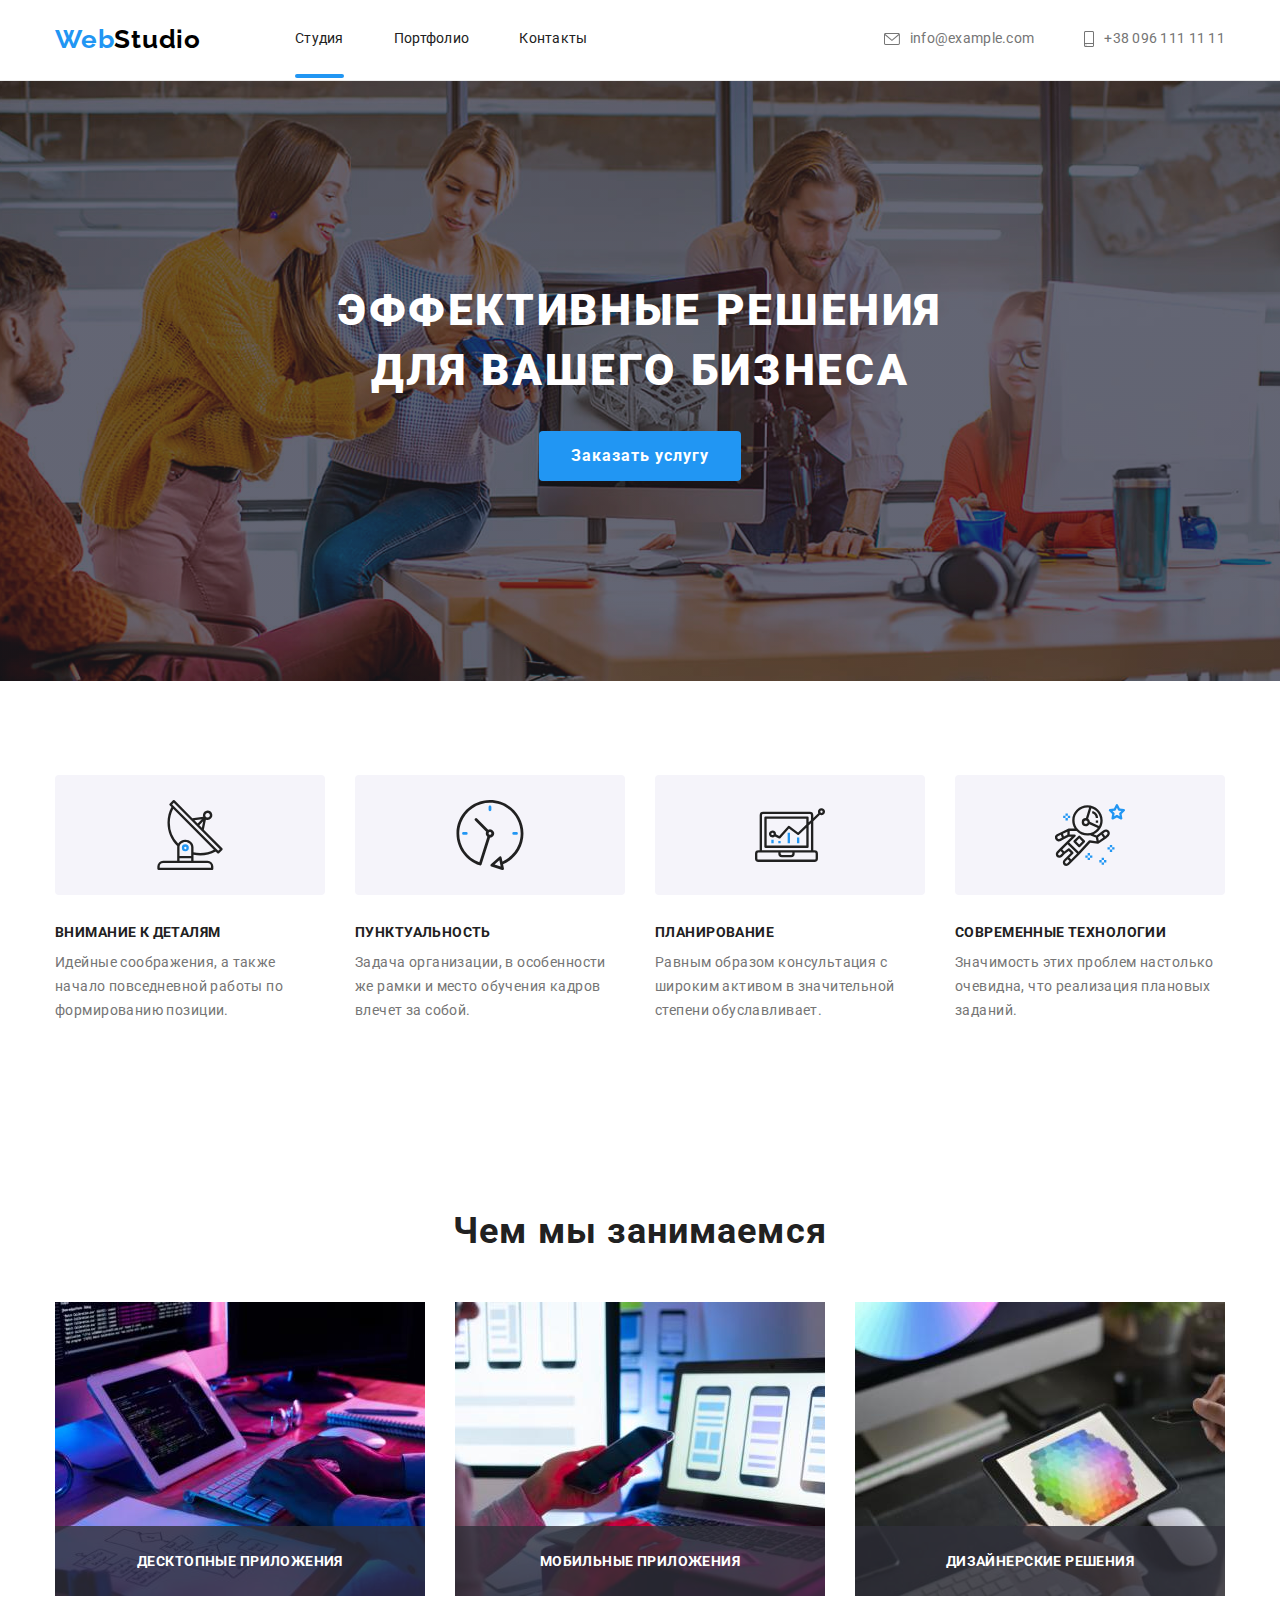
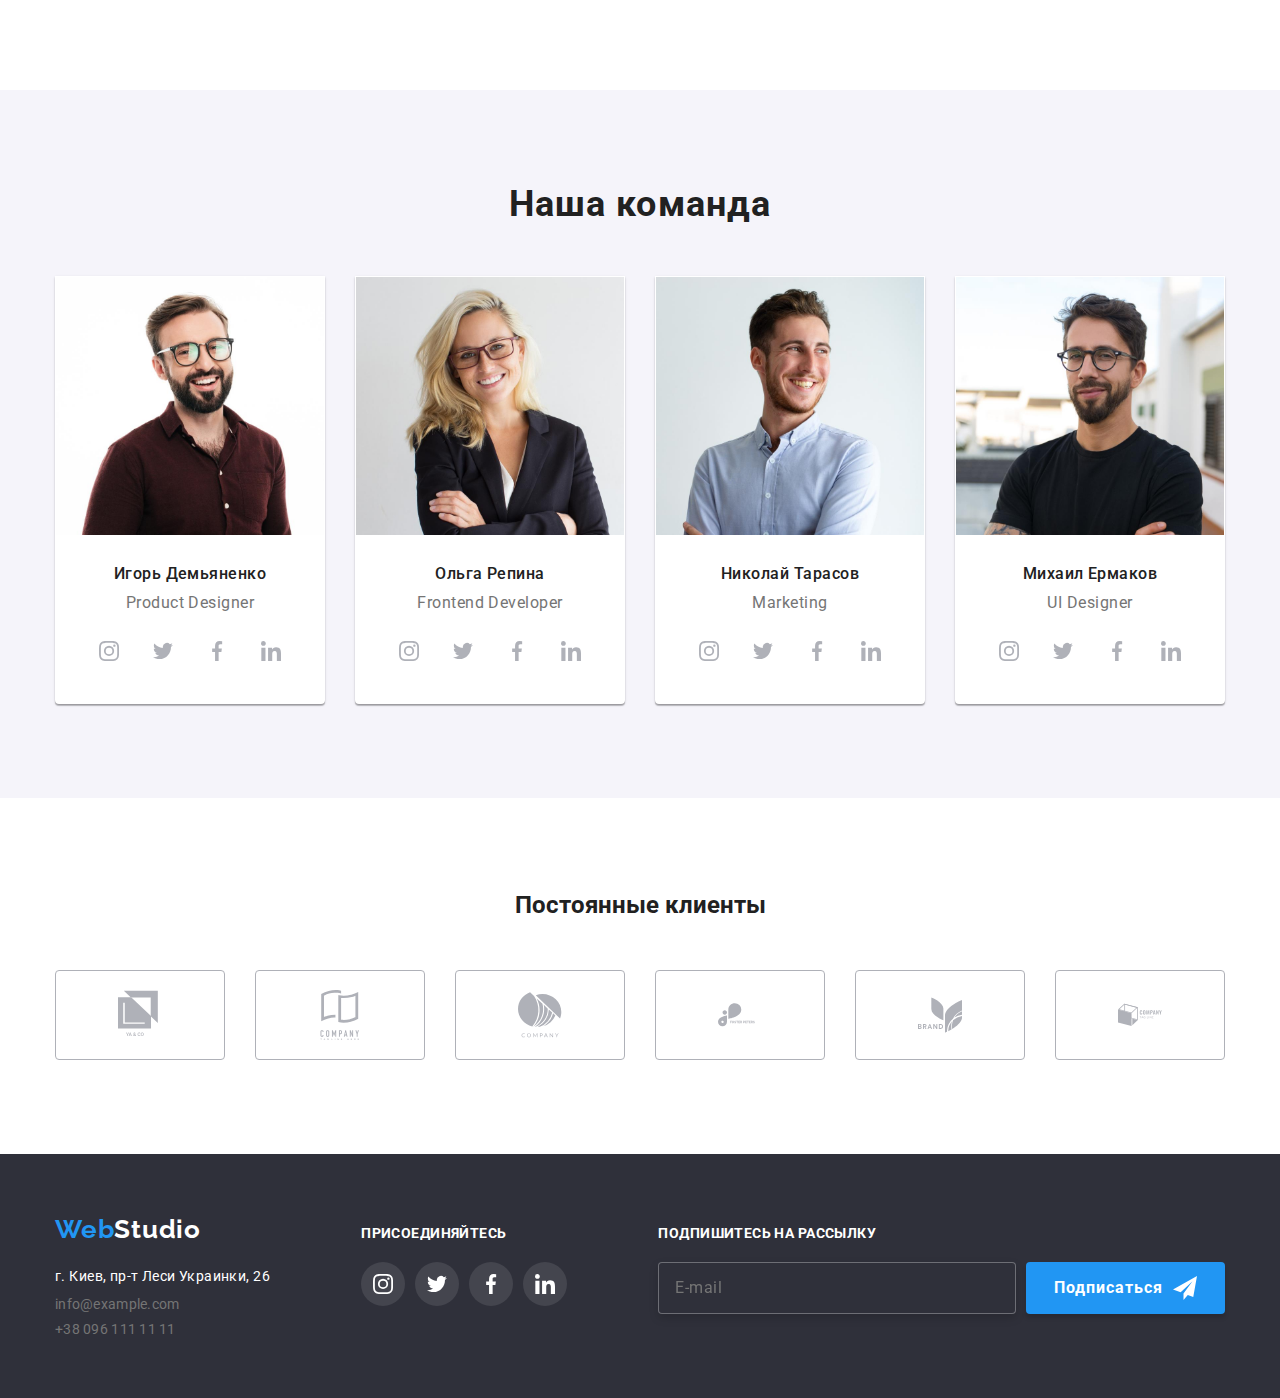
<file: index.html>
<!DOCTYPE html>
<html lang="ru">

<head>
    <meta charset="UTF-8">
    <meta http-equiv="X-UA-Compatible" content="IE=edge">
    <meta name="viewport" content="width=device-width, initial-scale=1.0">
    <title><goit-markup-hw-06></title>
    <link rel="preconnect" href="https://fonts.gstatic.com">
    <link rel="stylesheet" href="https://cdnjs.cloudflare.com/ajax/libs/modern-normalize/1.0.0/modern-normalize.css">
    <link
        href="https://fonts.googleapis.com/css2?family=Raleway:wght@700&family=Roboto:wght@400;500;700;900&display=swap"
        rel="stylesheet">
    <link rel="stylesheet" href="./css/styles.css">
</head>

<body>
    <!--Верхняя линия-->
    <header>
        <div class="container top-line">
            <nav class="nav-top-line">
                <a class="link-logo" href="index.html"><span class="web">Web</span><span class="studio">Studio</span></a>
                <ul class="list nav">

                    <li class="item"><a class="link-nav current-studio" href="./index.html">Студия</a></li>
                    <li class="item"><a class="link-nav" href="./portfolio.html">Портфолио</a></li>
                    <li class="item"><a class="link-nav" href="">Контакты</a></li>
                    
                </ul>
            </nav>
            <ul class="list contact">

                <li class="item">
                    <a class="contact-link-icon" href="mailto:info@example.com">
                        <svg class="link-icon-envelope" width=16 height=12>
                            <use href="./images/decor/icons.svg#icon-envelope"></use>
                        </svg>
                        info@example.com
                    </a>
                </li>
                <li class="item">
                    <a class="contact-link-icon" href="tel:+380961111111">
                        <svg class="link-icon-smartphone" width=10 height=16>
                            <use href="./images/decor/icons.svg#icon-smartphone"></use>
                        </svg>
                        +38 096 111 11 11
                    </a>
                </li>

            </ul>
        </div>
    </header>
    <main>
        <!--Шапка-->
        <section class="cap section overlay">
            <div class="container">
                <h1 class="cap-title">Эффективные решения<br> для вашего бизнеса</h1>
                <button data-modal-open type="button" class="cap-button">Заказать услугу</button>
            </div> 
        </section>

        <!--Особенности-->
        <section class="features section">
            <div class="container">
                <h2 class="hidden-title">#</h2>
                <ul class="list features-list">

                    <li class="features-item"> 
                        <div class="features-img">
                            <svg width=70 height=70>
                                <use href="./images/decor/icons.svg#icon-antenna"></use>
                            </svg>
                        </div>
                        <h3 class="features-title">Внимание к деталям</h3>
                        <p class="features-text">Идейные соображения, а также начало повседневной работы по формированию позиции.</p>
                    </li>

                    <li class="features-item">
                        <div class="features-img">
                            <svg width=70 height=70>
                                <use href="./images/decor/icons.svg#icon-clock"></use>
                            </svg>
                        </div>
                        <h3 class="features-title">Пунктуальность</h3>
                        <p class="features-text">Задача организации, в особенности же рамки и место обучения кадров влечет за собой.</p>
                    </li>

                    <li class="features-item">
                        <div class="features-img">
                            <svg width=70 height=70>
                                <use href="./images/decor/icons.svg#icon-diagram"></use>
                            </svg>
                        </div>
                        <h3 class="features-title">Планирование</h3>
                        <p class="features-text">Равным образом консультация с широким активом в значительной степени обуславливает.</p>
                    </li>

                    <li class="features-item">
                        <div class="features-img">
                            <svg width=70 height=70>
                                <use href="./images/decor/icons.svg#icon-astronaut"></use>
                            </svg>
                        </div>
                        <h3 class="features-title">Современные технологии</h3>
                        <p class="features-text">Значимость этих проблем настолько очевидна, что реализация плановых заданий.</p>
                    </li>

                </ul>
            </div>
        </section>
        <!--Чем мы занимаемся-->
        <section class="we-do section">
            <div class="container">
                <h2 class="header-two-level">Чем мы занимаемся</h2>
                <ul class="list we-do-list">

                    <li class="we-do-item">
                        <img src="./images/imageshomework1/boxone.jpg" alt="Руки человека, который печатает на клавиатуре" width="370">
                        <p>Десктопные приложения</p>
                    </li>
                    <li class="we-do-item">
                        <img src="./images/imageshomework1/boxtwo.jpg" alt="Телефон в женских руках" width="370">
                        <p>Мобильные приложения</p>
                    </li>
                    <li class="we-do-item">
                        <img src="./images/imageshomework1/boxtree.jpg" alt="Планшет с изображением палитры цветов в женских руках" width="370">
                        <p>Дизайнерские решения</p>
                    </li>

                </ul>
            </div>
        </section>
        <!--Наша команда-->
        <section class="team section">
            <div class="container">
                <h2 class="header-two-level">Наша команда</h2>
                <ul class="list team-list">

                    <li class="team-card">
                        <img class="team-photo" src="./images/imageshomework1/oneimg.jpg" alt="Фото мужчины" width="270">
                        <h4 class="team-title">Игорь Демьяненко</h4>
                        <p class="team-text">Product Designer</p>

                        <ul class="list social-icons">
                            <li class="social-icon-item">
                                <a class="social-link" href="" target="_blank" rel="noopener noreferrer">
                                    <svg class="icon" width=20 height=20>
                                        <use href="./images/decor/icons.svg#icon-instagram"></use>
                                    </svg>
                                </a>
                            </li>
                        
                            <li class="social-icon-item">
                                <a class="social-link" href="" target="_blank" rel="noopener noreferrer">
                                    <svg class="icon" width=20 height=20>
                                        <use href="./images/decor/icons.svg#icon-twitter"></use>
                                    </svg>
                                </a>
                            </li>
                        
                            <li class="social-icon-item">
                                <a class="social-link" href="" target="_blank" rel="noopener noreferrer">
                                    <svg class="icon" width=20 height=20>
                                        <use href="./images/decor/icons.svg#icon-facebook"></use>
                                    </svg>
                                </a>
                            </li>
                        
                            <li class="social-icon-item">
                                <a class="social-link" href="" target="_blank" rel="noopener noreferrer">
                                    <svg class="icon" width=20 height=20>
                                        <use href="./images/decor/icons.svg#icon-linkedin"></use>
                                    </svg>
                                </a>
                            </li>
                        </ul>
                    </li>

                    <li class="team-card">
                        <img class="team-photo" src="./images/imageshomework1/twoimg.jpg" alt="Фото женщины" width="270">
                        <h4 class="team-title">Ольга Репина</h4>
                        <p class="team-text">Frontend Developer</p>

                        <ul class="list social-icons">
                            <li class="social-icon-item">
                                <a class="social-link" href="" target="_blank" rel="noopener noreferrer">
                                    <svg class="icon" width=20 height=20>
                                        <use href="./images/decor/icons.svg#icon-instagram"></use>
                                    </svg>
                                </a>
                            </li>
                        
                            <li class="social-icon-item">
                                <a class="social-link" href="" target="_blank" rel="noopener noreferrer">
                                    <svg class="icon" width=20 height=20>
                                        <use href="./images/decor/icons.svg#icon-twitter"></use>
                                    </svg>
                                </a>
                            </li>
                        
                            <li class="social-icon-item">
                                <a class="social-link" href="" target="_blank" rel="noopener noreferrer">
                                    <svg class="icon" width=20 height=20>
                                        <use href="./images/decor/icons.svg#icon-facebook"></use>
                                    </svg>
                                </a>
                            </li>
                        
                            <li class="social-icon-item">
                                <a class="social-link" href="" target="_blank" rel="noopener noreferrer">
                                    <svg class="icon" width=20 height=20>
                                        <use href="./images/decor/icons.svg#icon-linkedin"></use>
                                    </svg>
                                </a>
                            </li>
                        </ul>
                    </li>

                    <li class="team-card">
                        <img class="team-photo" src="./images/imageshomework1/treeimg.jpg" alt="Фото мужчины" width="270">
                        <h4 class="team-title">Николай Тарасов</h4>
                        <p class="team-text">Marketing</p>

                        <ul class="list social-icons">
                            <li class="social-icon-item">
                                <a class="social-link" href="" target="_blank" rel="noopener noreferrer">
                                    <svg class="icon" width=20 height=20>
                                        <use href="./images/decor/icons.svg#icon-instagram"></use>
                                    </svg>
                                </a>
                            </li>
                        
                            <li class="social-icon-item">
                                <a class="social-link" href="" target="_blank" rel="noopener noreferrer">
                                    <svg class="icon" width=20 height=20>
                                        <use href="./images/decor/icons.svg#icon-twitter"></use>
                                    </svg>
                                </a>
                            </li>
                        
                            <li class="social-icon-item">
                                <a class="social-link" href="" target="_blank" rel="noopener noreferrer">
                                    <svg class="icon" width=20 height=20>
                                        <use href="./images/decor/icons.svg#icon-facebook"></use>
                                    </svg>
                                </a>
                            </li>
                        
                            <li class="social-icon-item">
                                <a class="social-link" href="" target="_blank" rel="noopener noreferrer">
                                    <svg class="icon" width=20 height=20>
                                        <use href="./images/decor/icons.svg#icon-linkedin"></use>
                                    </svg>
                                </a>
                            </li>
                        </ul>
                    </li>

                    <li class="team-card">
                        <img class="team-photo" src="./images/imageshomework1/fourimg.jpg" alt="Фото мужчины" width="270">
                        <h4 class="team-title">Михаил Ермаков</h4>
                        <p class="team-text">UI Designer</p>

                        <ul class="list social-icons">
                            <li class="social-icon-item">
                                <a class="social-link" href="" target="_blank" rel="noopener noreferrer">
                                    <svg class="icon" width=20 height=20>
                                        <use href="./images/decor/icons.svg#icon-instagram"></use>
                                    </svg>
                                </a>
                            </li>

                            <li class="social-icon-item">
                                <a class="social-link" href="" target="_blank" rel="noopener noreferrer">
                                    <svg class="icon" width=20 height=20>
                                        <use href="./images/decor/icons.svg#icon-twitter"></use>
                                    </svg>
                                </a>
                            </li>

                            <li class="social-icon-item">
                                <a class="social-link" href="" target="_blank" rel="noopener noreferrer">
                                    <svg class="icon" width=20 height=20>
                                        <use href="./images/decor/icons.svg#icon-facebook"></use>
                                    </svg>
                                </a>
                            </li>

                            <li class="social-icon-item">
                                <a class="social-link" href="" target="_blank" rel="noopener noreferrer">
                                    <svg class="icon" width=20 height=20>
                                        <use href="./images/decor/icons.svg#icon-linkedin"></use>
                                    </svg>
                                </a>
                            </li>
                        </ul>
                    </li>

                </ul>
            </div>
        </section>

        <!-- Клиенты -->
        <section class="client section">
            <div class="container">
    
                <h2 class="client-title">Постоянные клиенты</h2>
                <ul class="list client-list">
                    
                    <li class="client-item">
                        <a class="client-link" href="" target="_blank" rel="noopener noreferrer">
                            <svg class="client-link-icon" width="44" height="50">
                                <use href="./images/decor/icons.svg#icon-logo-1"></use>
                            </svg>
                        </a>
                    </li>
                    
                    <li class="client-item">
                        <a class="client-link" href="" target="_blank" rel="noopener noreferrer">
                            <svg class="client-link-icon" width="44" height="50">
                                <use href="./images/decor/icons.svg#icon-logo-2"></use>
                            </svg>
                        </a>
                    </li>

                    <li class="client-item">
                        <a class="client-link" href="" target="_blank" rel="noopener noreferrer">
                            <svg class="client-link-icon" width="44" height="50">
                                <use href="./images/decor/icons.svg#icon-logo-3"></use>
                            </svg>
                        </a>
                    </li>

                    <li class="client-item">
                        <a class="client-link" href="" target="_blank" rel="noopener noreferrer">
                            <svg class="client-link-icon" width="44" height="50">
                                <use href="./images/decor/icons.svg#icon-logo-4"></use>
                            </svg>
                        </a>
                    </li>

                    <li class="client-item">
                        <a class="client-link" href="" target="_blank" rel="noopener noreferrer">
                            <svg class="client-link-icon" width="44" height="50">
                                <use href="./images/decor/icons.svg#icon-logo-5"></use>
                            </svg>
                        </a>
                    </li>

                    <li class="client-item">
                        <a class="client-link" href="" target="_blank" rel="noopener noreferrer">
                            <svg class="client-link-icon" width="44" height="50">
                                <use href="./images/decor/icons.svg#icon-logo-6"></use>
                            </svg>
                        </a>
                    </li>
                </ul>
            </div>
        </section>
    </main>
    <!--Подвал-->
    <footer class="footer">
        <div class="container">
            
            <div class="footer-main">
                <a href="index.html" class="footer-logo"><span class="web">Web</span><span
                        class="studio studio-footer">Studio</span></a>
                <address class="adres">
                    <div class="contact contact-footer">
                        <span class="address">г. Киев, пр-т Леси Украинки, 26<br></span>
                
                        <a class="address-mail" href="mailto:info@example.com">info@example.com</a>
                        <a class="address-tel" href="tel:+380961111111">+38 096 111 11 11</a>
                    </div>
                
                </address>
            </div>
            

            <div class="footer-social-links">
                <p class="footer-title">присоединяйтесь</p>

                <ul class="list footer-icons">
                    <li class="social-icon-item">
                        <a class="footer-link" href="" target="_blank" rel="noopener noreferrer">
                            <svg class="icon" width=20 height=20>
                                <use href="./images/decor/icons.svg#icon-instagram"></use>
                            </svg>
                        </a>
                    </li>
                
                    <li class="social-icon-item">
                        <a class="footer-link" href="" target="_blank" rel="noopener noreferrer">
                            <svg class="icon" width=20 height=20>
                                <use href="./images/decor/icons.svg#icon-twitter"></use>
                            </svg>
                        </a>
                    </li>
                
                    <li class="social-icon-item">
                        <a class="footer-link" href="" target="_blank" rel="noopener noreferrer">
                            <svg class="icon" width=20 height=20>
                                <use href="./images/decor/icons.svg#icon-facebook"></use>
                            </svg>
                        </a>
                    </li>
                
                    <li class="social-icon-item">
                        <a class="footer-link" href="" target="_blank" rel="noopener noreferrer">
                            <svg class="icon" width=20 height=20>
                                <use href="./images/decor/icons.svg#icon-linkedin"></use>
                            </svg>
                        </a>
                    </li>
                </ul>

            </div>

            <div class="footer-mailing">
                <p class="title-mailing">подпишитесь на рассылку</p>
                <form class="form-mailing">
                
                    <div class="mailing-group">
                        <input class="input-footer" type="email" name="mail" placeholder="E-mail">
                        <button type="submit" class="button-submit">
                            Подписаться
                            <svg class="icon-mailing" width=24 height=24>
                                <use href="./images/decor/icons.svg#icon-send"></use>
                            </svg>
                        </button>
                    </div>
                </form>
            </div>
        </div>
    </footer>

    <!-- Модалка -->
    <div data-modal class="backdrop is-hidden">
        <div class="modal">
    
            <button data-modal-close class="button-modal" type="button">
                <svg class="img-close-modal" width=18 height=18>
                    <use href="./images/decor/icons.svg#icon-close-modal"></use>
                </svg>
            </button>

            

            <form class="modal-form">
                
                <b class="modal-form-title">Оставьте свои данные, мы вам перезвоним</b>

                <div class="form-item">
                    
                    <label class="label-modal">
                        <span>Имя</span>
                        <input class="input-modal" type="text" name="name" />
                        <svg class="modal-form-img" width=18 height=18>
                            <use href="./images/decor/icons.svg#icon-person-black"></use>
                        </svg>
                    </label>
                    

                </div>
                
                <div class="form-item">
                    
                    <label class="label-modal">
                        <span>Телефон</span>
                        <input class="input-modal" type="tel" name="phone-number" />
                        <svg class="modal-form-img" width=18 height=18>
                            <use href="./images/decor/icons.svg#icon-phone-black"></use>
                        </svg>
                    </label>
                    

                </div>
                
                <div class="form-item">
                    
                    <label class="label-modal">
                        <span>Почта</span>
                        <input class="input-modal" type="email" name="mail" />
                        <svg class="modal-form-img" width=18 height=18>
                            <use href="./images/decor/icons.svg#icon-email-black"></use>
                        </svg>
                    </label>
                    

                </div>
                
                <div class="form-item">
                    <label class="label-modal" for="comment">Комментарий</label>
                    <textarea class="input-modal" name="comment" id="comment" rows="5" placeholder="Введите текст"></textarea>
                </div>
                       
                <label class="form-license">
                    <input class="checkbox" type="checkbox" name="license" />
                    <svg class="img-license" width=16 height=15>
                        <use href="./images/decor/icons.svg#icon-check"></use>
                    </svg>
                    Соглашаюсь с рассылкой и принимаю <a href="" class="link-fotm-license"> Условия договора</a>
                </label>
                    
                <button class="button-modal-form" type="submit">Отправить</button>

            </form>

        </div>
    </div>
<script src="./js/modal.js"></script>
</body>
</html>
</file>
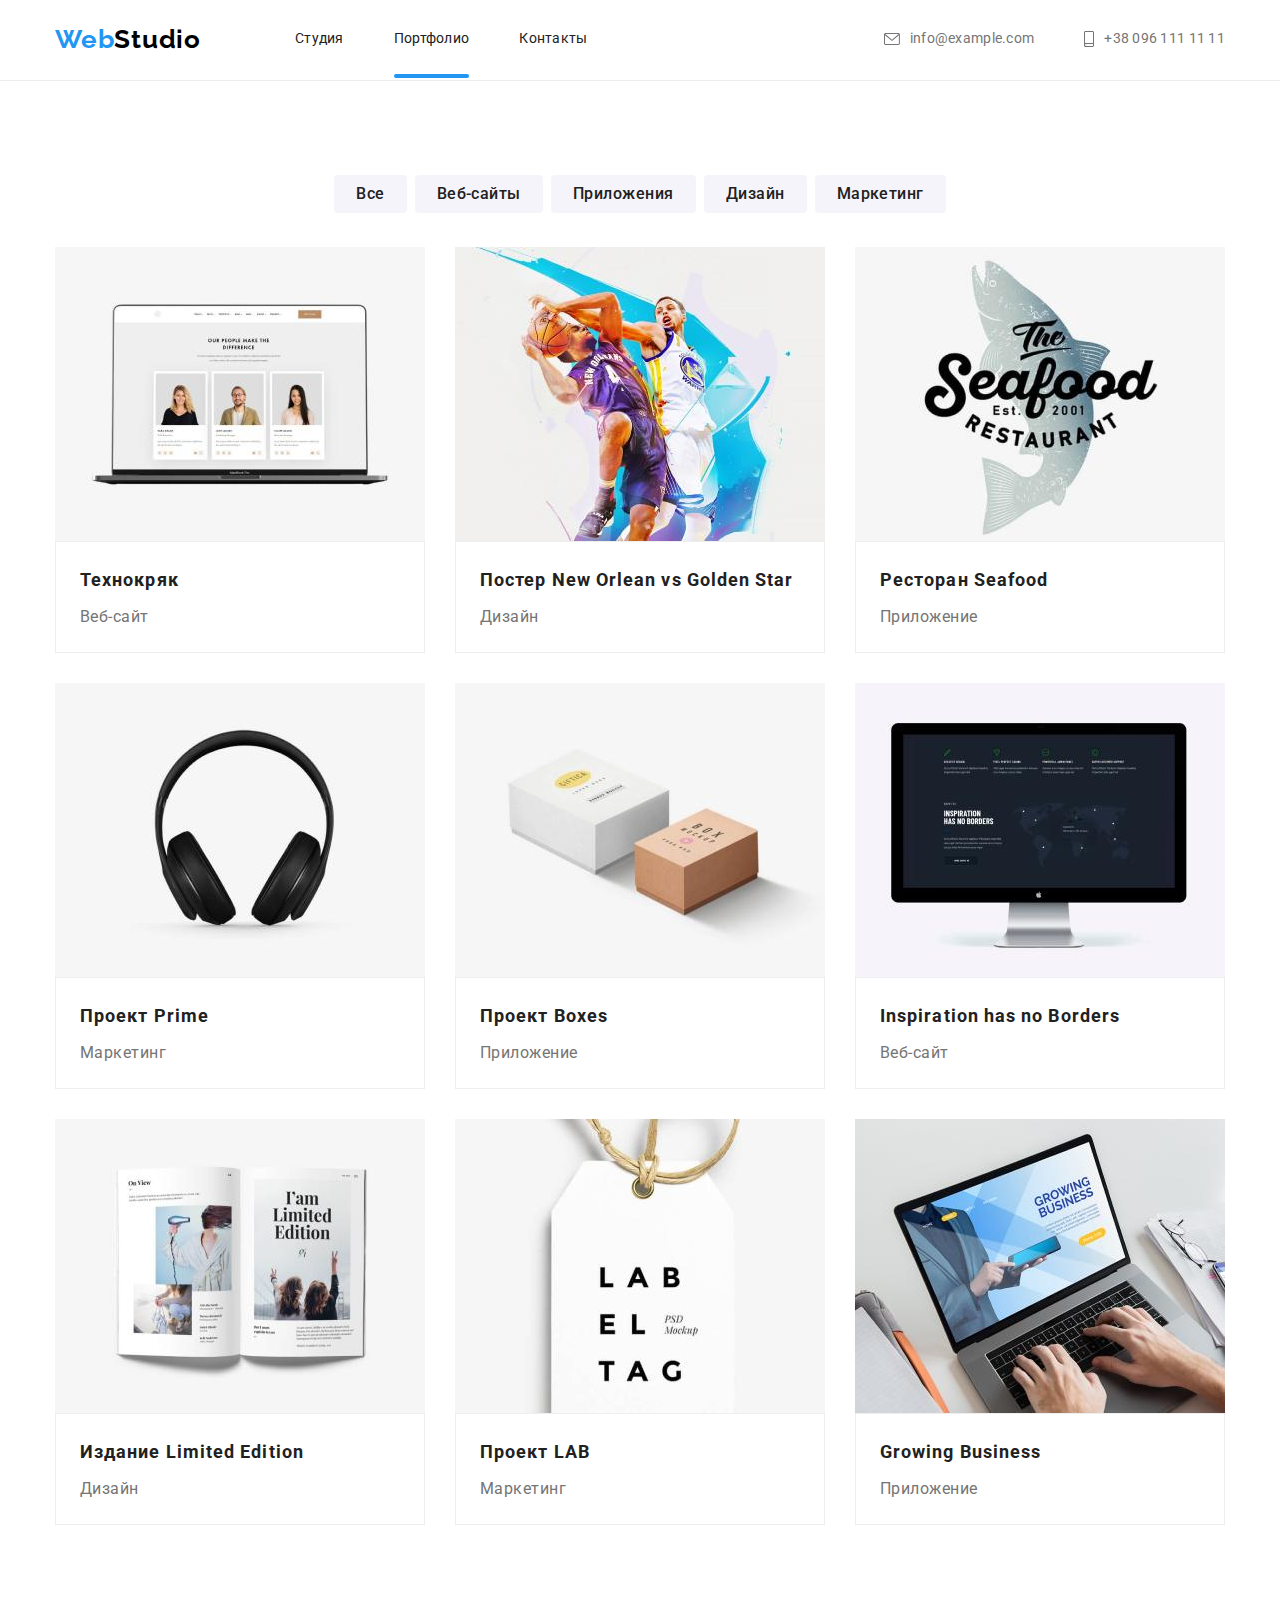
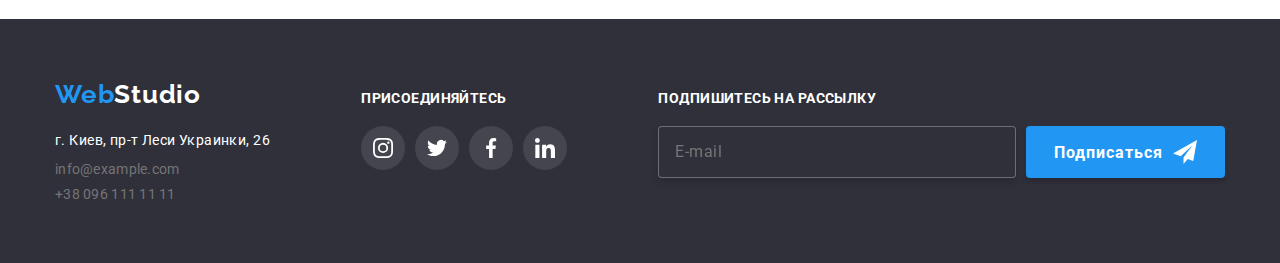
<file: portfolio.html>
<!DOCTYPE html>
<html lang="ru">

<head>
    <meta charset="UTF-8">
    <meta http-equiv="X-UA-Compatible" content="IE=edge">
    <meta name="viewport" content="width=device-width, initial-scale=1.0">
    <title><goit-markup-hw-06></title>
    <link rel="preconnect" href="https://fonts.gstatic.com">
    <link rel="stylesheet" href="https://cdnjs.cloudflare.com/ajax/libs/modern-normalize/1.0.0/modern-normalize.css">
    <link
        href="https://fonts.googleapis.com/css2?family=Raleway:wght@700&family=Roboto:wght@400;500;700;900&display=swap"
        rel="stylesheet">
    <link rel="stylesheet" href="./css/styles.css">
</head>

<body>
    <!--Верхняя линия-->
    <header>
        <div class="container top-line">
            <nav class="nav-top-line">
                <a class="link-logo" href="index.html"><span class="web">Web</span><span class="studio">Studio</span></a>
                <ul class="list nav">
                    <li  class="item"><a class="link-nav" href="./index.html">Студия</a></li>
                    <li  class="item"><a class="link-nav current-portfolio" href="./portfolio.html">Портфолио</a></li>
                    <li  class="item"><a class="link-nav" href="">Контакты</a></li>
                </ul>
            </nav>
            <ul class="list contact">
                <li class="item">
                    <a class="contact-link-icon" href="mailto:info@example.com">
                        <svg class="link-icon-envelope" width=16 height=12>
                            <use href="./images/decor/icons.svg#icon-envelope"></use>
                        </svg>
                        info@example.com
                    </a>
                </li>
                <li class="item">
                    <a class="contact-link-icon" href="tel:+380961111111">
                        <svg class="link-icon-smartphone" width=10 height=16>
                            <use href="./images/decor/icons.svg#icon-smartphone"></use>
                        </svg>
                        +38 096 111 11 11
                    </a>
                </li>
            </ul>
        </div>
    </header>
    <main>
        <section class="portfolio section">
            <div class="container">
                <h1 class="hidden-title">#Скрытый заголовок#</h1>
                <ul class="list portfolio-filter">
                    <li class="button-item"><button class="button" type="button">Все</button></li>
                    <li class="button-item"><button class="button" type="button">Веб-сайты</button></li>
                    <li class="button-item"><button class="button" type="button">Приложения</button></li>
                    <li class="button-item"><button class="button" type="button">Дизайн</button></li>
                    <li class="button-item"><button class="button" type="button">Маркетинг</button></li>
                </ul>
                <ul class="list portfolio-list">
                    <li class="portfolio-item">
                        <a class="portfolio-link" href="">
                            <div class="portfolio-thumb">
                                <img class="portfolio-photo" src="./images/imageshomework2/img-1.jpg" width="370" height="294" alt="Ноутбук с изображением фотокарточек">
                                <div class="thumb">
                                   <p class="thumb-title">Технокряк это современная площадка распространения коронавируса. Компании используют эту платформу для цифрового
                                шпионажа и атак на защищённые сервера конкурентов.</p>
                                </div>    
                            </div>
                            
                            <div class="border">
                                <h2 class="portfolio-title">Технокряк</h2>
                                <p class="portfolio-text">Веб-сайт</p>
                            </div>
                        </a>
                    </li>

                    <li class="portfolio-item">
                        <a class="portfolio-link" href="">
                            <div>
                                <img class="portfolio-photo" src="./images/imageshomework2/img-2.jpg" width="370" height="294"
                                    alt="Два баскетболиста в прижке">
                            </div>
                            
                            <div class="border">
                                <h2 class="portfolio-title">Постер New Orlean vs Golden Star</h2>
                                <p class="portfolio-text">Дизайн</p>
                            </div>
                        </a>
                    </li>

                    <li class="portfolio-item">
                        <a class="portfolio-link" href="">
                            <div>
                                <img class="portfolio-photo" src="./images/imageshomework2/img-3.jpg" width="370" height="294"
                                    alt="Логотип ресторана в виде надписи на фоне рыбы">
                            </div>
                            
                            <div class="border">
                                <h2 class="portfolio-title">Ресторан Seafood</h2>
                                <p class="portfolio-text">Приложение</p>
                            </div>
                        </a>
                    </li>

                    <li class="portfolio-item">
                        <a class="portfolio-link" href="">
                            <div>
                                <img class="portfolio-photo" src="./images/imageshomework2/img-4.jpg" width="370" height="294" alt="Навушники">
                            </div>
                            
                            <div class="border">
                                <h2 class="portfolio-title">Проект Prime</h2>
                                <p class="portfolio-text">Маркетинг</p>
                            </div>
                        </a>
                    </li>

                    <li class="portfolio-item">
                        <a class="portfolio-link" href="">
                            <div>
                                <img class="portfolio-photo" src="./images/imageshomework2/img-5.jpg" width="370" height="294"
                                    alt="Две коробки, белая и коричневая">
                            </div>
                            
                            <div class="border">
                                <h2 class="portfolio-title">Проект Boxes</h2>
                                <p class="portfolio-text">Приложение</p>
                            </div>
                        </a>
                    </li>

                    <li class="portfolio-item">
                        <a class="portfolio-link" href="">
                            <div>
                                <img class="portfolio-photo" src="./images/imageshomework2/img-6.jpg" width="370" height="294" alt="Монитор">
                            </div>
                            
                            <div class="border">
                                <h2 class="portfolio-title">Inspiration has no Borders</h2>
                                <p class="portfolio-text">Веб-сайт</p>
                            </div>
                        </a>
                    </li>

                    <li class="portfolio-item">
                        <a class="portfolio-link" href="">
                            <div>
                                <img class="portfolio-photo" src="./images/imageshomework2/img-7.jpg" width="370" height="294"
                                    alt="Развернутая книга">
                            </div>
                            
                            <div class="border">
                                <h2 class="portfolio-title">Издание Limited Edition</h2>
                                <p class="portfolio-text">Дизайн</p>
                            </div>
                        </a>
                    </li>

                    <li class="portfolio-item">
                        <a class="portfolio-link" href="">
                            <div>
                                <img class="portfolio-photo" src="./images/imageshomework2/img-8.jpg" width="370" height="294"
                                    alt="Изображение лейбла">
                            </div>
                            
                            <div class="border">
                                <h2 class="portfolio-title">Проект LAB</h2>
                                <p class="portfolio-text">Маркетинг</p>
                            </div>
                        </a>
                    </li>

                    <li class="portfolio-item">
                        <a class="portfolio-link" href="">
                            <div>
                                <img class="portfolio-photo" src="./images/imageshomework2/img-9.jpg" width="370" height="294"
                                    alt="Печатающие руки на ноутбуке">
                            </div>
                            
                            <div class="border">
                                <h2 class="portfolio-title">Growing Business</h2>
                                <p class="portfolio-text">Приложение</p>
                            </div>
                        </a>
                    </li>
                </ul>
            </div>
        </section>
    </main>
    <!--Подвал-->
    <footer class="footer">
        <div class="container">
        
            <div class="footer-main">
                <a href="index.html" class="footer-logo"><span class="web">Web</span><span
                        class="studio studio-footer">Studio</span></a>
                <address class="adres">
                    <div class="contact contact-footer">
                        <span class="address">г. Киев, пр-т Леси Украинки, 26<br></span>
        
                        <a class="address-mail" href="mailto:info@example.com">info@example.com</a>
                        <a class="address-tel" href="tel:+380961111111">+38 096 111 11 11</a>
                    </div>
        
                </address>
            </div>
        
        
            <div class="footer-social-links">
                <p class="footer-title">присоединяйтесь</p>
        
                <ul class="list footer-icons">
                    <li class="social-icon-item">
                        <a class="footer-link" href="" target="_blank" rel="noopener noreferrer">
                            <svg class="icon" width=20 height=20>
                                <use href="./images/decor/icons.svg#icon-instagram"></use>
                            </svg>
                        </a>
                    </li>
        
                    <li class="social-icon-item">
                        <a class="footer-link" href="" target="_blank" rel="noopener noreferrer">
                            <svg class="icon" width=20 height=20>
                                <use href="./images/decor/icons.svg#icon-twitter"></use>
                            </svg>
                        </a>
                    </li>
        
                    <li class="social-icon-item">
                        <a class="footer-link" href="" target="_blank" rel="noopener noreferrer">
                            <svg class="icon" width=20 height=20>
                                <use href="./images/decor/icons.svg#icon-facebook"></use>
                            </svg>
                        </a>
                    </li>
        
                    <li class="social-icon-item">
                        <a class="footer-link" href="" target="_blank" rel="noopener noreferrer">
                            <svg class="icon" width=20 height=20>
                                <use href="./images/decor/icons.svg#icon-linkedin"></use>
                            </svg>
                        </a>
                    </li>
                </ul>
        
            </div>

            <div class="footer-mailing">
                <p class="title-mailing">подпишитесь на рассылку</p>
                <form class="form-mailing">
            
                    <div class="mailing-group">
                        <input class="input-footer" type="email" name="mail" placeholder="E-mail">
                        <button type="submit" class="button-submit">
                            Подписаться
                            <svg class="icon-mailing" width=24 height=24>
                                <use href="./images/decor/icons.svg#icon-send"></use>
                            </svg>
                        </button>
                    </div>
                </form>
            </div>
        </div>
    </footer>
</body>
</html>
</file>
<file: css/styles.css>
:root {
  --main-text-color: #212121;
  --two-main-color: #ffffff;
  --title-color: #757575;
  --button-color: #f5f4fa;
  --accent-color: #2196f3;
  --bg-color: #2f303a;
}

html {
  box-sizing: border-box;
}

*,
*::after,
*::before {
  box-sizing: inherit;
}

h1,
h2,
h3,
h4,
h5,
h6,
p,
ul {
  margin: 0;
}

body {
  font-family: "Roboto", "Raleway", sans-serif;
  font-style: normal;
  font-weight: normal;
  color: var(--main-text-color);
  background-color: var(--two-main-color);
}

.container {
  width: 1200px;
  padding-left: 15px;
  padding-right: 15px;
  margin-left: auto;
  margin-right: auto;
}
.section {
  padding-top: 94px;
  padding-bottom: 94px;
}

a {
  text-decoration: none;
  color: inherit;
}

.list {
  list-style: none;

  padding-left: 0px;
  margin-bottom: 0;
}

img {
  width: 100%;
  display: block;
  height: auto;
}

.web,
.studio {
  font-family: Raleway;
  font-weight: bold;
  font-size: 26px;
  line-height: 1.19;
  letter-spacing: 0.03em;
  color: var(--accent-color);
}

.studio {
  color: #000000;
}

.studio-footer {
  color: var(--two-main-color);
}

a:hover,
a:focus {
  color: var(--accent-color);
  cursor: pointer;
}

header {
  padding-top: 24px;
  padding-bottom: 25px;
  display: flex;
  border-bottom: 1px solid #ececec;
}

.top-line,
.nav-top-line {
  display: flex;
  align-items: center;
}

.nav {
  font-size: 14px;
  line-height: 1.14;
  letter-spacing: 0.02em;
  color: var(--main-text-color);

  display: flex;
}

.link-nav {
  position: relative;

  padding: 32px 0;

  transition: color 250ms cubic-bezier(0.4, 0, 0.2, 1);
}

.current-studio::after {
  position: absolute;
  left: 0px;
  bottom: 0px;

  content: "";
  display: flex;

  width: 100%;
  height: 4px;

  background-color: #2196f3;
  border-radius: 2px;
}

.current-portfolio::after {
  position: absolute;
  left: 0px;
  bottom: 0px;

  content: "";
  display: flex;

  width: 100%;
  height: 4px;

  background-color: #2196f3;
  border-radius: 2px;
}

.item:not(:last-child) {
  margin-right: 50px;
}

.link-logo {
  margin-right: 94px;
}

.contact {
  font-style: normal;
  font-size: 14px;
  line-height: 1.14;
  letter-spacing: 0.02em;
  color: var(--title-color);
  margin-left: auto;

  display: flex;
}

.contact-link-icon {
  display: flex;
  align-items: center;
  transition: color 250ms cubic-bezier(0.4, 0, 0.2, 1);
}

.link-icon-envelope {
  fill: #757575;
  margin-right: 10px;
  transition: fill 250ms cubic-bezier(0.4, 0, 0.2, 1);
}

.link-icon-smartphone {
  fill: #757575;
  margin-right: 10px;

  transition: fill 250ms cubic-bezier(0.4, 0, 0.2, 1);
}

.contact-link-icon:hover .link-icon-envelope,
.contact-link-icon:focus .link-icon-envelope,
.contact-link-icon:hover .link-icon-smartphone,
.contact-link-icon:focus .link-icon-smartphone {
  fill: #2196f3;
}

.hidden-title {
  position: absolute !important;
  clip: rect(1px 1px 1px 1px);
  clip: rect(1px, 1px, 1px, 1px);
  padding: 0 !important;
  border: 0 !important;
  height: 1px !important;
  width: 1px !important;
  overflow: hidden;
}

/* Шапка */

.cap {
  display: flex;
  height: 600px;
  align-items: center;
  text-align: center;
}

.cap-title {
  font-weight: 900;
  font-size: 44px;
  line-height: 1.36;
  letter-spacing: 0.06em;
  text-transform: uppercase;
  color: var(--two-main-color);

  margin-bottom: 30px;
}

.cap-button {
  font-weight: bold;
  font-size: 16px;
  line-height: 1.87;
  letter-spacing: 0.06em;
  border: none;

  color: var(--two-main-color);
  background-color: var(--accent-color);

  padding: 10px 32px;
  border-radius: 4px;
  cursor: pointer;

  transition: color 250ms cubic-bezier(0.4, 0, 0.2, 1);
}

.cap-button:hover,
.cap-button:focus {
  color: var(--bg-color);
}

.overlay {
  max-width: 1600px;
  margin-left: auto;
  margin-right: auto;
  background-image: linear-gradient(
      to right,
      rgba(47, 48, 58, 0.4),
      rgba(47, 48, 58, 0.4)
    ),
    url(../images/decor/svg/main-img.svg);
  background-color: #c4c4c4;
  background-position: center;
}

/* Особенности */

.features-list {
  display: flex;
  flex-wrap: wrap;
  margin-right: -30px;
}

.features-item:not(:last-child) {
  margin-right: 30px;
  flex-basis: calc((100% - 90px) / 4);
}

.features-item {
  max-width: 270px;
}

.features-title {
  font-weight: bold;
  font-size: 14px;
  line-height: 1.14;
  letter-spacing: 0.03em;
  text-transform: uppercase;
  color: var(--main-text-color);
  margin-bottom: 10px;
}

.features-text {
  font-size: 14px;
  line-height: 1.71;
  letter-spacing: 0.03em;
  color: var(--title-color);
}

.features-img {
  display: flex;
  justify-content: center;
  align-items: center;
  width: 270px;
  height: 120px;
  background: #f5f4fa;
  border-radius: 4px;
  margin-bottom: 30px;
}

/* Чем мы занимаемся */
.we-do {
  text-align: center;
}

.we-do-list {
  display: flex;
  flex-wrap: wrap;
  margin-right: -30px;
}
.we-do-item:not(:last-child) {
  margin-right: 30px;
  flex-basis: calc((100% - 90px) / 3);
}

.we-do-item {
  position: relative;
}

.we-do-item p {
  position: absolute;
  left: 0;
  bottom: 0;

  display: flex;
  justify-content: center;
  align-items: center;

  content: "";
  width: 100%;
  height: 70px;
  font-weight: bold;
  font-size: 14px;
  line-height: 1.14px;
  letter-spacing: 0.03em;
  text-transform: uppercase;

  color: #fff;
  background-color: rgba(47, 48, 58, 0.8);
}

.header-two-level {
  font-weight: bold;
  font-size: 36px;
  line-height: 1.16;
  letter-spacing: 0.03em;

  margin-bottom: 50px;
}

/* Наша команда */
.team {
  max-width: 1600px;
  text-align: center;
  margin-left: auto;
  margin-right: auto;
  background: #f5f4fa;
}

.team-list {
  display: flex;
  flex-wrap: wrap;
  margin-right: -30px;
}

.team-card {
  background: #ffffff;
  max-width: 270px;
  box-shadow: 0px 1px 3px rgba(0, 0, 0, 0.12), 0px 1px 1px rgba(0, 0, 0, 0.14),
    0px 2px 1px rgba(0, 0, 0, 0.2);
  border-radius: 0px 0px 4px 4px;
  border: 1px solid transparent;
}

.team-card:not(:last-child) {
  margin-right: 30px;

  flex-basis: calc((100% - 90px) / 4);
}

.team-photo {
  margin-bottom: 30px;
}

.team-title {
  font-weight: 500;
  font-size: 16px;
  line-height: 1.18;
  letter-spacing: 0.03em;
  margin-bottom: 10px;
}

.team-text {
  font-size: 16px;
  line-height: 1.18;
  letter-spacing: 0.03em;
  color: var(--title-color);
  margin-bottom: 16px;
}

.social-icons {
  display: inline-flex;
  margin-bottom: 30px;
}

.social-icon-item + .social-icon-item {
  margin-left: 10px;
}

.social-link {
  display: flex;
  justify-content: center;
  align-items: center;
  width: 44px;
  height: 44px;
  border-radius: 50%;
  background-color: #ffffff;

  transition: background-color 250ms cubic-bezier(0.4, 0, 0.2, 1);
}

.social-icons .icon {
  fill: #afb1b8;

  transition: fill 250ms cubic-bezier(0.4, 0, 0.2, 1);
}

.social-link:hover,
.social-link:focus {
  background-color: #2196f3;
}
.social-link:hover .icon,
.social-link:focus .icon {
  fill: #fff;
}

/* Наши клиенты */

.client {
  text-align: center;
}

.client-list {
  display: flex;
  flex-wrap: wrap;
  max-width: 1170px;
  margin-right: -30px;
}

.client-title {
  margin-bottom: 50px;
}

.client-item:not(:last-child) {
  margin-right: 30px;
  flex-basis: calc((100% - 150px) / 6);
}

.client-link {
  display: flex;
  justify-content: center;
  align-items: center;
  width: 170px;
  height: 90px;
  border: 1px solid #afb1b8;
  border-radius: 4px;
  transition: border 250ms cubic-bezier(0.4, 0, 0.2, 1);
}

.client-link-icon {
  fill: #afb1b8;
  transition: fill 250ms cubic-bezier(0.4, 0, 0.2, 1);
}

.client-link:hover .client-link-icon,
.client-link:focus .client-link-icon {
  fill: #2196f3;
}
.client-link:hover,
.client-link:focus {
  border: 1px solid #2196f3;
}

/* Футер */

.footer {
  background: var(--bg-color);

  padding-top: 60px;
  padding-bottom: 60px;
}

.footer .container {
  display: flex;
  justify-content: space-between;
}

.footer-main {
  flex-basis: calc((50%-45px) / 2);
}

.footer-logo {
  display: inline-flex;
  margin-bottom: 20px;
}

.address {
  display: flex;
  font-style: normal;
  font-size: 14px;
  line-height: 1.71;
  letter-spacing: 0.03em;
  color: var(--two-main-color);
  margin-bottom: 9px;
}

.contact-footer {
  display: block;
}

.address-mail {
  display: flex;
  margin-bottom: 9px;

  transition: color 250ms cubic-bezier(0.4, 0, 0.2, 1);
}

.address-tel {
  transition: color 250ms cubic-bezier(0.4, 0, 0.2, 1);
}

.footer-social-links {
  font-weight: bold;
  font-size: 14px;
  line-height: 1.14;
  letter-spacing: 0.03em;
  text-transform: uppercase;
  color: var(--two-main-color);
  flex-basis: calc((50%-45px) / 2);
  margin-top: 12px;
}

.footer-title {
  margin-bottom: 20px;
}

.footer-link .footer-title {
  margin-bottom: 20px;
}

.footer-icons {
  display: flex;
}

.footer-icons .social-link {
  background-color: rgba(255, 255, 255, 0.1);
}

.footer-link {
  display: flex;
  justify-content: center;
  align-items: center;
  width: 44px;
  height: 44px;
  border-radius: 50%;
  background-color: rgba(255, 255, 255, 0.1);

  transition: background-color 250ms cubic-bezier(0.4, 0, 0.2, 1);
}

.footer-icons .icon {
  fill: #fff;
}

.footer-link:hover,
.footer-link:focus {
  background-color: #2196f3;
}

.footer-mailing {
  font-weight: bold;
  font-size: 14px;
  line-height: 1.14;
  letter-spacing: 0.03em;
  text-transform: uppercase;
  color: var(--two-main-color);
  margin-top: 12px;
}

.title-mailing {
  margin-bottom: 20px;
}

.mailing-group {
  display: flex;
  flex-wrap: wrap;
}

.input-footer {
  /* display: flex;
  align-items: center; */
  border-radius: 4px;
  padding: 15px 16px;
  width: 358px;
  box-sizing: border-box;

  background: var(--bg-color);
  border: 1px solid rgba(255, 255, 255, 0.3);
  filter: drop-shadow(0px 4px 4px rgba(0, 0, 0, 0.15));

  font-size: 16px;
  line-height: 1.25;
  letter-spacing: 0.03em;
  color: rgba(255, 255, 255, 0.6);

  transition: border-color 250ms cubic-bezier(0.4, 0, 0.2, 1);
}

.input-footer:focus {
  border-color: #2196f3;
  outline: #2196f3;
}

.button-submit {
  display: flex;
  align-items: center;
  text-align: center;
  padding: 10px 28px;
  margin: 0;
  margin-left: 10px;

  background: #2196f3;
  box-shadow: 0px 4px 4px rgba(0, 0, 0, 0.15);
  border-radius: 4px;
  border: none;
  cursor: pointer;

  font-weight: bold;
  font-size: 16px;
  line-height: 1.87;
  align-items: center;
  text-align: center;
  letter-spacing: 0.06em;
  color: #ffffff;

  transition: background-color 250ms cubic-bezier(0.4, 0, 0.2, 1);
}

.button-submit:hover {
  background-color: #188ce8;
}

.icon-mailing {
  margin-left: 10px;
  fill: #fff;
}

/* Страница портфолио */

.portfolio {
  text-align: center;
}

.portfolio-filter {
  display: inline-flex;
  margin-bottom: 34px;
}

.button {
  font-weight: 500;
  font-size: 16px;
  line-height: 1.62;
  letter-spacing: 0.03em;

  color: var(--main-text-color);
  background-color: var(--button-color);
  border: none;
  border-radius: 4px;

  padding: 6px 22px;

  transition: background-color 250ms cubic-bezier(0.4, 0, 0.2, 1),
    color 250ms cubic-bezier(0.4, 0, 0.2, 1),
    box-shadow 250ms cubic-bezier(0.4, 0, 0.2, 1);
}
.button-item:not(:last-child) {
  margin-right: 8px;
}

.button:hover,
.button:focus {
  color: var(--two-main-color);
  background-color: var(--accent-color);
  box-shadow: 0px 3px 1px rgba(0, 0, 0, 0.1), 0px 1px 2px rgba(0, 0, 0, 0.08),
    0px 2px 2px rgba(0, 0, 0, 0.12);
}

.portfolio-list {
  display: flex;
  flex-wrap: wrap;
  margin-right: -30px;
  margin-bottom: -30px;
}

.portfolio-item:hover {
  box-shadow: 0px 1px 1px rgba(0, 0, 0, 0.12), 0px 4px 4px rgba(0, 0, 0, 0.06),
    1px 4px 6px rgba(0, 0, 0, 0.16);
}

.portfolio-item {
  flex-basis: calc(100% / 3 - 30px);
  margin-right: 30px;
  margin-bottom: 30px;
  transition: box-shadow 250ms cubic-bezier(0.4, 0, 0.2, 1);
}

.portfolio-thumb {
  position: relative;
  overflow: hidden;
}

.thumb {
  position: absolute;
  top: 0;
  left: 0;

  width: 100%;
  height: 100%;
  background-color: rgba(33, 150, 243, 0.9);

  transform: translateY(100%);
  transition: transform 250ms cubic-bezier(0.4, 0, 0.2, 1);
}

.portfolio-item:hover .thumb {
  transform: translateY(0);
}

.thumb-title {
  text-align: left;
  font-size: 18px;
  line-height: 1.56;
  letter-spacing: 0.03em;
  color: var(--two-main-color);
  margin: 63px 24px;
}

.border {
  background: #ffffff;
  border: 1px solid #eeeeee;
  box-sizing: border-box;
  padding-top: 20px;
  padding-right: 24px;
  padding-bottom: 20px;
  padding-left: 24px;
  text-align: left;
  max-width: 370px;
}

.portfolio-photo {
  display: block;
}

.portfolio-title {
  font-weight: bold;
  font-size: 18px;
  line-height: 2;
  letter-spacing: 0.06em;
  color: var(--main-text-color);
  margin-bottom: 4px;
}

.portfolio-text {
  font-size: 16px;
  line-height: 1.87;
  letter-spacing: 0.03em;
  color: var(--title-color);
}

/* Модалка */
.backdrop {
  position: fixed;
  top: 0;
  left: 0;
  width: 100%;
  height: 100%;
  background-color: rgba(0, 0, 0, 0.2);

  opacity: 1;
  transition: opacity 250ms cubic-bezier(0.4, 0, 0.2, 1);
}

.backdrop.is-hidden {
  visibility: inherit;
  opacity: 0;
  pointer-events: none;
}

.backdrop.is-hidden .modal {
  transform: translate(-50%, -50%) scale(0.7);
  opacity: 0;
}

.modal {
  position: absolute;
  top: 50%;
  left: 50%;

  opacity: 1;
  transform: translate(-50%, -50%) scale(1);
  transition: transform 250ms cubic-bezier(0.4, 0, 0.2, 1),
    opacity 250ms cubic-bezier(0.4, 0, 0.2, 1);

  width: 528px;
  height: 581px;
  background-color: #fff;
  padding: 40px;
}

.button-modal {
  position: absolute;
  top: 8px;
  right: 8px;
  display: flex;
  justify-content: center;
  align-items: center;
  width: 30px;
  height: 30px;
  background: #ffffff;
  border: 1px solid rgba(0, 0, 0, 0.1);
  border-radius: 50%;
  cursor: pointer;
}

.img-close-modal {
  transition: fill 250ms cubic-bezier(0.4, 0, 0.2, 1);
}

.button-modal:hover .img-close-modal,
.button-modal:focus .img-close-modal {
  fill: #2196f3;
}

.modal-form-title {
  display: block;
  font-weight: bold;
  font-size: 20px;
  line-height: 1.15;
  text-align: center;
  letter-spacing: 0.03em;
  color: #212121;
  margin-bottom: 12px;
}

.form-item {
  display: flex;
  flex-direction: column;
  margin-bottom: 10px;
}

.form-item label {
  position: relative;
  display: flex;
  flex-direction: column;
  font-size: 12px;
  line-height: 1.16;
  letter-spacing: 0.01em;
  color: #757575;
  margin-bottom: 4px;
}

.label-modal span {
  margin-bottom: 4px;
}

.modal-form-img {
  position: absolute;
  top: 50%;
  transform: translateX(67%);

  transition: fill 250ms cubic-bezier(0.4, 0, 0.2, 1);
}

.form-item input {
  padding: 10px 12px 10px 42px;
  border: 1px solid rgba(33, 33, 33, 0.2);
  box-sizing: border-box;
  border-radius: 4px;
  font: inherit;
  transition: border-color 250ms cubic-bezier(0.4, 0, 0.2, 1);
}

.form-item textarea {
  padding: 12px 16px;
  border: 1px solid rgba(33, 33, 33, 0.2);
  box-sizing: border-box;
  border-radius: 4px;
  margin-bottom: 20px;
  resize: none;
  transition: border-color 250ms cubic-bezier(0.4, 0, 0.2, 1);
  font: inherit;
}

.form-license {
  display: block;
  text-align: center;
  font-size: 14px;
  line-height: 1.71px;
  letter-spacing: 0.03em;
  color: #757575;
  margin-bottom: 30px;
}

.link-fotm-license {
  text-decoration: underline;
  color: #2196f3;
}

.input-modal:focus {
  outline-color: #2196f3;
  border-color: #2196f3;
}

.input-modal:focus ~ .modal-form-img {
  fill: #2196f3;
}

.img-license {
  vertical-align: text-top;
  border: 2px solid #212121;
  border-radius: 2px;
  margin-right: 5px;
  transition: background-color 250ms cubic-bezier(0.4, 0, 0.2, 1),
    border-color 250ms cubic-bezier(0.4, 0, 0.2, 1);
}

.checkbox {
  position: absolute;
  width: 1px;
  height: 1px;
  margin: -1px;
  border: 0;
  padding: 0;
  clip: rect(0 0 0 0);
  overflow: hidden;
}

.checkbox:checked + .img-license {
  border-color: #2196f3;
  background-color: #2196f3;
}

.button-modal-form {
  display: block;
  margin-left: auto;
  margin-right: auto;
  font-weight: bold;
  font-size: 16px;
  line-height: 1.87;
  letter-spacing: 0.06em;
  color: #ffffff;
  background: #2196f3;
  box-shadow: 0px 4px 4px rgba(0, 0, 0, 0.15);
  border-radius: 4px;
  border: none;
  cursor: pointer;

  padding: 10px 55px;
  transition: background-color 250ms cubic-bezier(0.4, 0, 0.2, 1);
}

.button-modal-form:hover {
  background-color: #188ce8;
}
</file>
